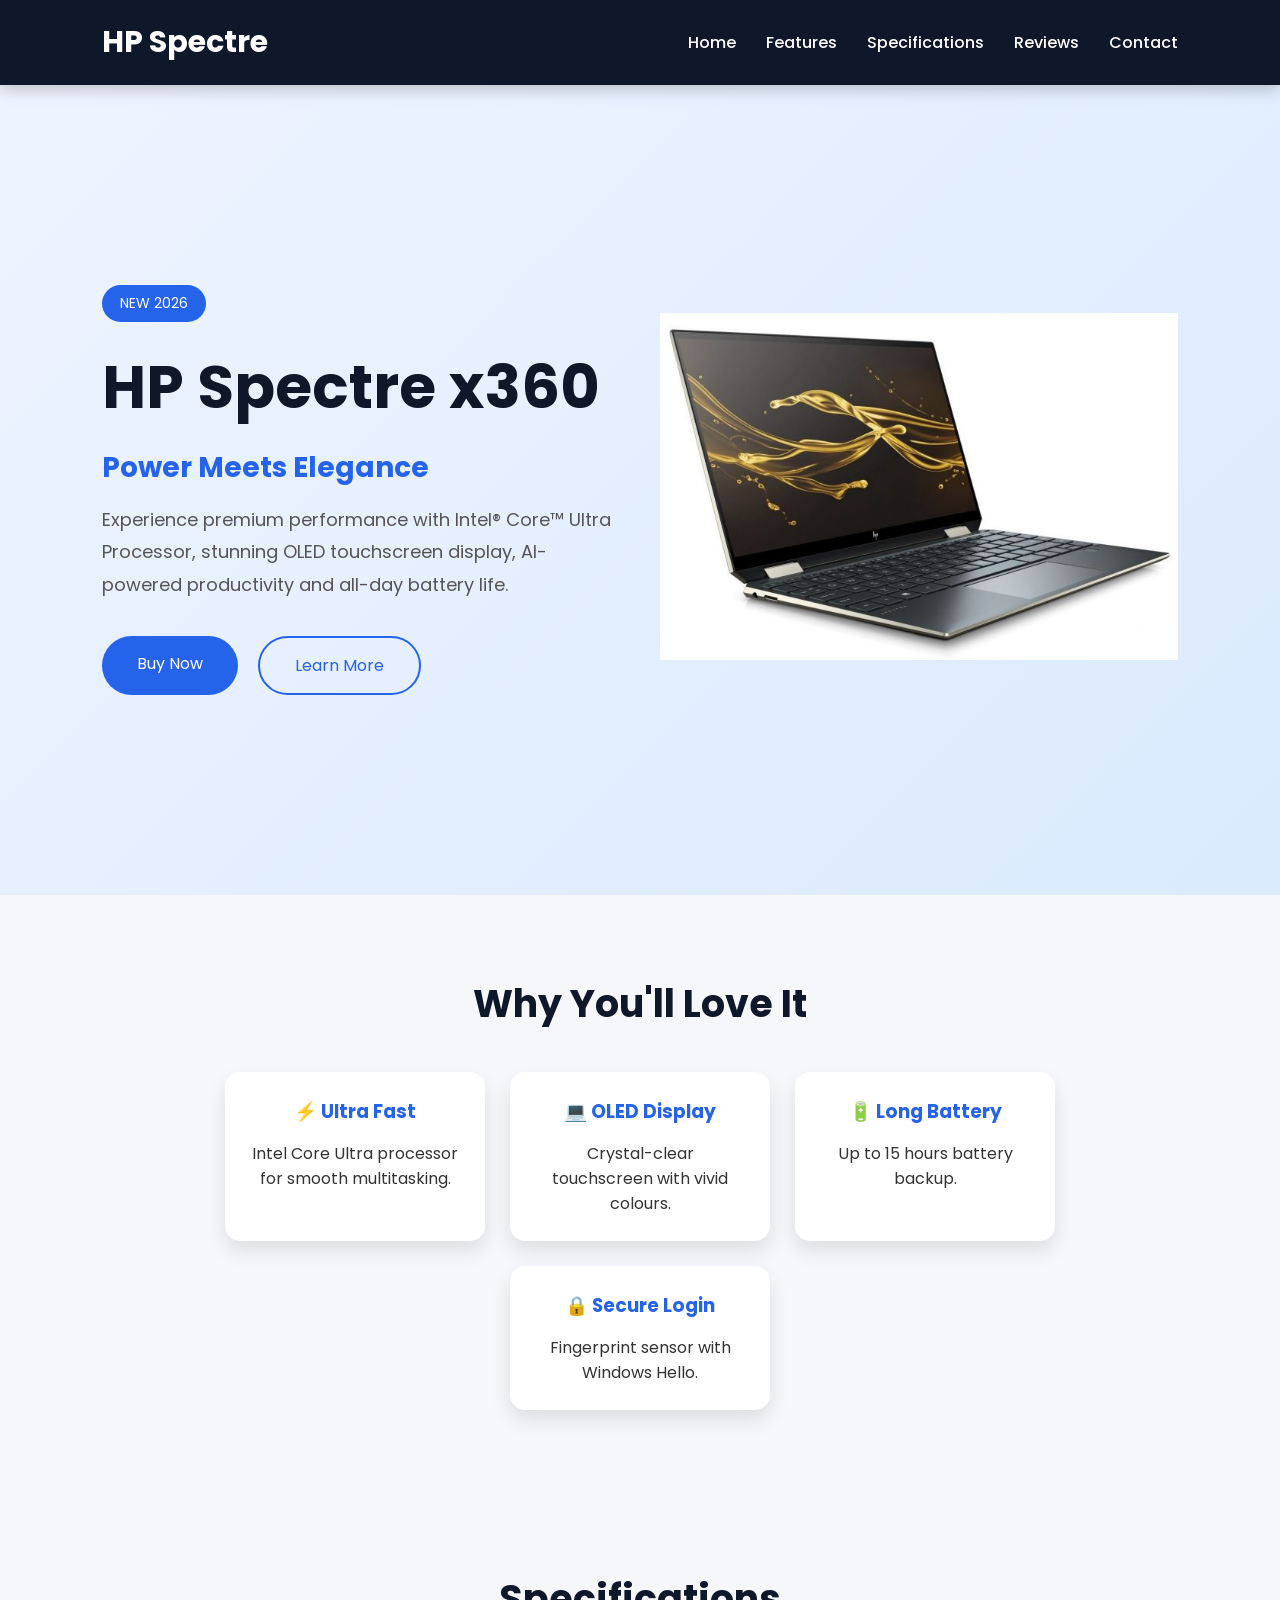
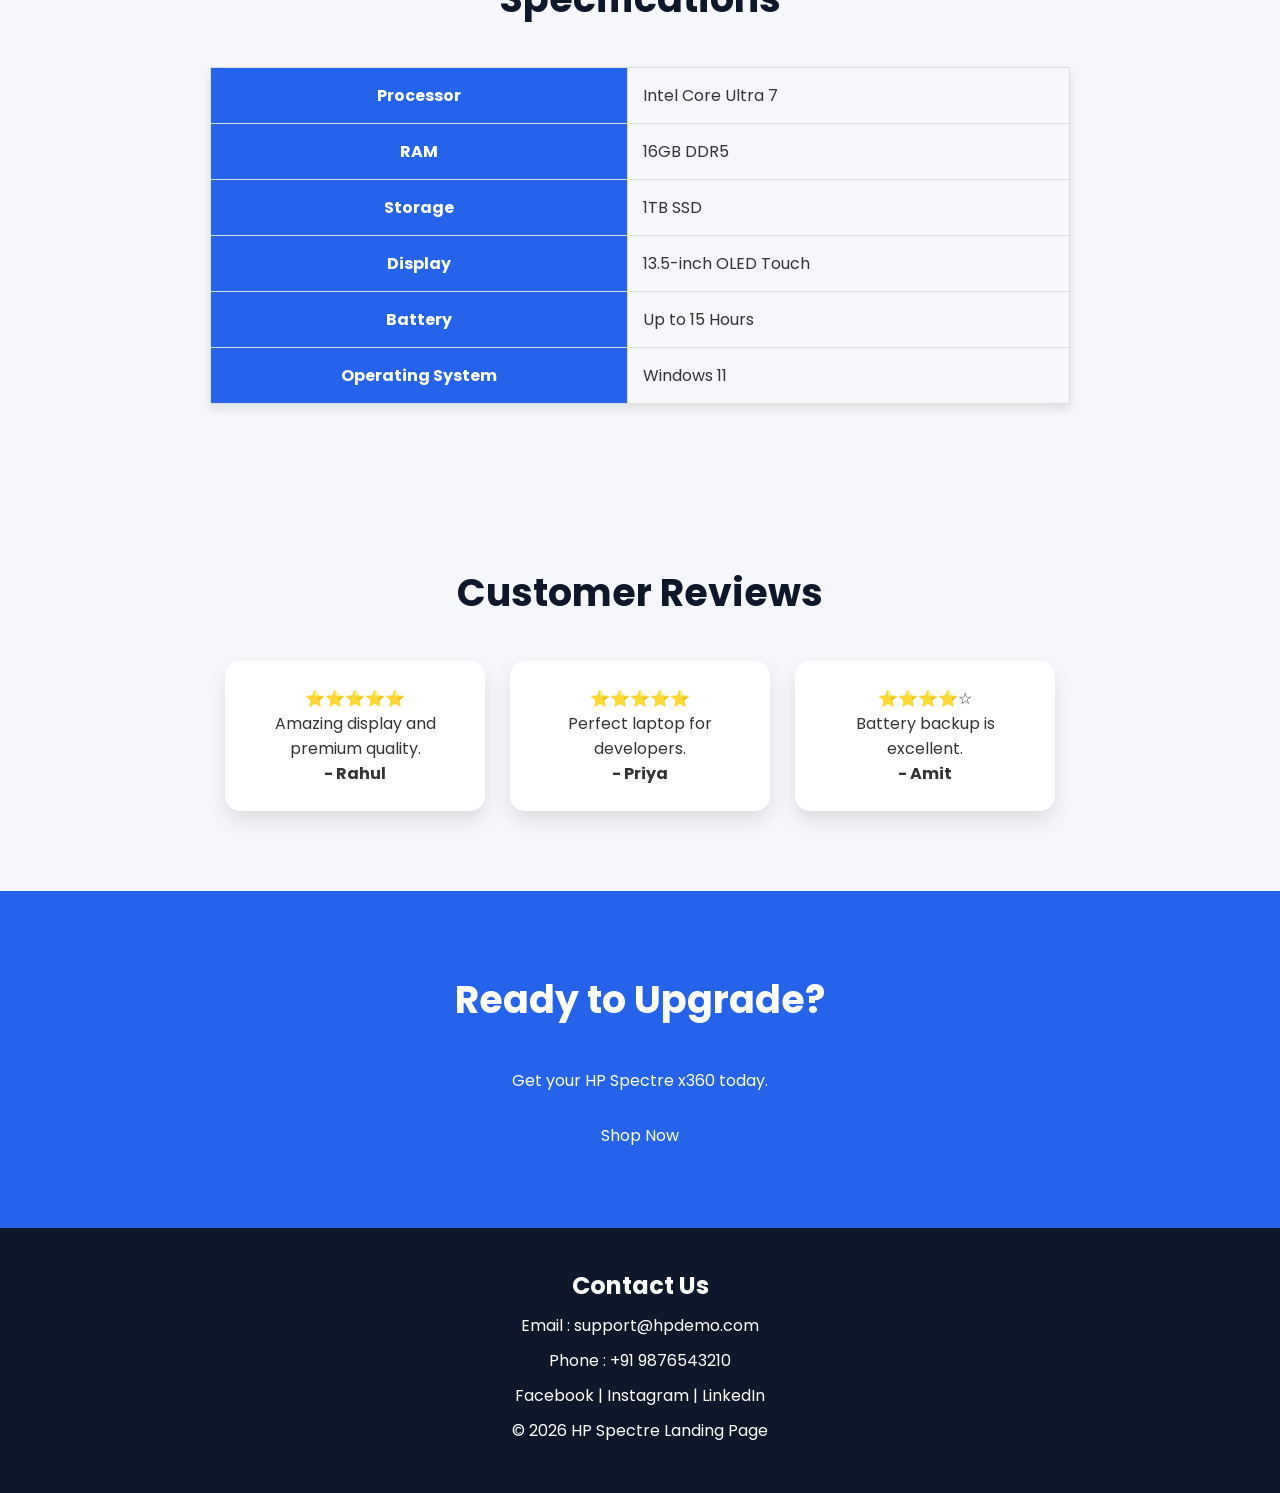
<file: index.html>
<!DOCTYPE html>
<html lang="en">
<head>
<meta charset="UTF-8">
<meta name="viewport" content="width=device-width, initial-scale=1.0">

<title>HP Spectre x360</title>

<link rel="stylesheet" href="style.css">

<link href="https://fonts.googleapis.com/css2?family=Poppins:wght@300;400;500;600;700&display=swap" rel="stylesheet">

</head>

<body>

<header>

<nav class="navbar">

<div class="logo">HP Spectre</div>

<ul>

<li><a href="#home">Home</a></li>

<li><a href="#features">Features</a></li>

<li><a href="#specs">Specifications</a></li>

<li><a href="#reviews">Reviews</a></li>

<li><a href="#contact">Contact</a></li>

</ul>

</nav>

</header>

<!-- Hero -->

<section class="hero" id="home">

<div class="hero-text">

<span class="new">NEW 2026</span>

<h1>HP Spectre x360</h1>

<h3>Power Meets Elegance</h3>

<p>

Experience premium performance with Intel® Core™ Ultra Processor,
stunning OLED touchscreen display,
AI-powered productivity and all-day battery life.

</p>

<div class="buttons">

<a href="#" class="btn">Buy Now</a>

<a href="#" class="btn2">Learn More</a>

</div>

</div>

<div class="hero-image">

<img src="hp_spectrex360.jpg" alt="HP Laptop">

</div>

</section>

<!-- Features -->

<section class="features" id="features">

<h2>Why You'll Love It</h2>

<div class="card-container">

<div class="card">

<h3>⚡ Ultra Fast</h3>

<p>

Intel Core Ultra processor for smooth multitasking.

</p>

</div>

<div class="card">

<h3>💻 OLED Display</h3>

<p>

Crystal-clear touchscreen with vivid colours.

</p>

</div>

<div class="card">

<h3>🔋 Long Battery</h3>

<p>

Up to 15 hours battery backup.

</p>

</div>

<div class="card">

<h3>🔒 Secure Login</h3>

<p>

Fingerprint sensor with Windows Hello.

</p>

</div>

</div>

</section>

<!-- Specifications -->

<section class="specs" id="specs">

<h2>Specifications</h2>

<table>

<tr>

<th>Processor</th>

<td>Intel Core Ultra 7</td>

</tr>

<tr>

<th>RAM</th>

<td>16GB DDR5</td>

</tr>

<tr>

<th>Storage</th>

<td>1TB SSD</td>

</tr>

<tr>

<th>Display</th>

<td>13.5-inch OLED Touch</td>

</tr>

<tr>

<th>Battery</th>

<td>Up to 15 Hours</td>

</tr>

<tr>

<th>Operating System</th>

<td>Windows 11</td>

</tr>

</table>

</section>

<!-- Reviews -->

<section class="reviews" id="reviews">

<h2>Customer Reviews</h2>

<div class="card-container">

<div class="card">

⭐⭐⭐⭐⭐

<p>

Amazing display and premium quality.

</p>

<h4>- Rahul</h4>

</div>

<div class="card">

⭐⭐⭐⭐⭐

<p>

Perfect laptop for developers.

</p>

<h4>- Priya</h4>

</div>

<div class="card">

⭐⭐⭐⭐☆

<p>

Battery backup is excellent.

</p>

<h4>- Amit</h4>

</div>

</div>

</section>

<!-- CTA -->

<section class="cta">

<h2>Ready to Upgrade?</h2>

<p>

Get your HP Spectre x360 today.

</p>

<a href="#" class="btn">Shop Now</a>

</section>

<!-- Footer -->

<footer id="contact">

<h2>Contact Us</h2>

<p>Email : support@hpdemo.com</p>

<p>Phone : +91 9876543210</p>

<p>Facebook | Instagram | LinkedIn</p>

<p>© 2026 HP Spectre Landing Page</p>

</footer>

</body>

</html>
</file>
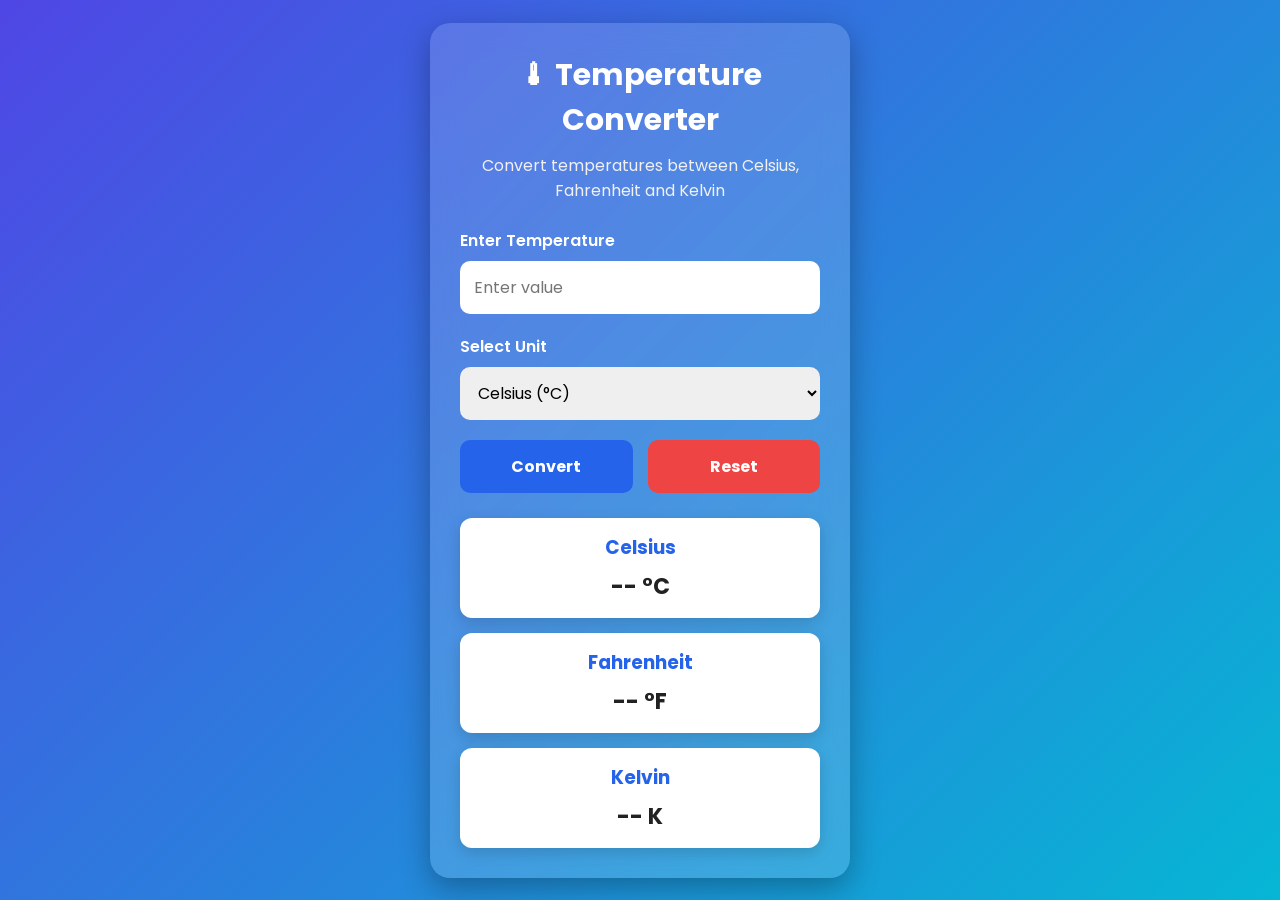
<file: WebDev-L1-TemperatureConverterWebsite/index.html>
<!DOCTYPE html>
<html lang="en">

<head>
    <meta charset="UTF-8">
    <meta name="viewport" content="width=device-width, initial-scale=1.0">
    <title>Temperature Converter</title>

    <link rel="stylesheet" href="style.css">

    <link href="https://fonts.googleapis.com/css2?family=Poppins:wght@300;400;500;600;700&display=swap"
        rel="stylesheet">
</head>

<body>

    <div class="container">

        <div class="card">

            <h1>🌡 Temperature Converter</h1>

            <p class="subtitle">
                Convert temperatures between Celsius, Fahrenheit and Kelvin
            </p>

            <div class="input-group">

                <label>Enter Temperature</label>

                <input type="number" id="temperature" placeholder="Enter value">

            </div>

            <div class="input-group">

                <label>Select Unit</label>

                <select id="unit">

                    <option value="celsius">Celsius (°C)</option>

                    <option value="fahrenheit">Fahrenheit (°F)</option>

                    <option value="kelvin">Kelvin (K)</option>

                </select>

            </div>

            <div class="buttons">

                <button onclick="convertTemperature()">
                    Convert
                </button>

                <button class="reset" onclick="resetFields()">
                    Reset
                </button>

            </div>

            <p id="error"></p>

            <div class="results">

                <div class="box">
                    <h3>Celsius</h3>
                    <p id="celsius">-- °C</p>
                </div>

                <div class="box">
                    <h3>Fahrenheit</h3>
                    <p id="fahrenheit">-- °F</p>
                </div>

                <div class="box">
                    <h3>Kelvin</h3>
                    <p id="kelvin">-- K</p>
                </div>

            </div>

        </div>

    </div>

    <script src="script.js"></script>

</body>

</html>
</file>
<file: style.css>
*{
    margin:0;
    padding:0;
    box-sizing:border-box;
    font-family:'Poppins',sans-serif;
}

html{
    scroll-behavior:smooth;
}

body{
    background:#f5f7fa;
    color:#333;
}

/* Navigation */

.navbar{
    display:flex;
    justify-content:space-between;
    align-items:center;
    padding:20px 8%;
    background:#0f172a;
    position:sticky;
    top:0;
    z-index:1000;
    box-shadow:0 5px 15px rgba(0,0,0,.2);
}

.logo{
    color:#fff;
    font-size:30px;
    font-weight:700;
}

.navbar ul{
    display:flex;
    list-style:none;
}

.navbar ul li{
    margin-left:30px;
}

.navbar ul li a{
    text-decoration:none;
    color:white;
    font-weight:500;
    transition:.3s;
}

.navbar ul li a:hover{
    color:#38bdf8;
}

/* Hero */

.hero{
    display:flex;
    justify-content:space-between;
    align-items:center;
    padding:80px 8%;
    min-height:90vh;
    background:linear-gradient(135deg,#eef4ff,#dbeafe);
    gap:40px;
}

.hero-text{
    flex:1;
}

.new{
    display:inline-block;
    background:#2563eb;
    color:white;
    padding:8px 18px;
    border-radius:30px;
    margin-bottom:20px;
    font-size:14px;
}

.hero h1{
    font-size:60px;
    color:#0f172a;
}

.hero h3{
    color:#2563eb;
    margin:15px 0;
    font-size:28px;
}

.hero p{
    font-size:18px;
    line-height:1.8;
    margin-bottom:35px;
    color:#555;
}

.buttons{
    display:flex;
    gap:20px;
}

.btn{
    background:#2563eb;
    color:white;
    text-decoration:none;
    padding:15px 35px;
    border-radius:30px;
    transition:.3s;
}

.btn:hover{
    background:#1d4ed8;
    transform:translateY(-3px);
}

.btn2{
    border:2px solid #2563eb;
    color:#2563eb;
    text-decoration:none;
    padding:15px 35px;
    border-radius:30px;
    transition:.3s;
}

.btn2:hover{
    background:#2563eb;
    color:white;
}

.hero-image{
    flex:1;
    text-align:center;
}

.hero-image img{
    width:550px;
    max-width:100%;
    transition:.4s;
}

.hero-image img:hover{
    transform:scale(1.05);
}

/* Sections */

section{
    padding:80px 8%;
}

section h2{
    text-align:center;
    font-size:38px;
    margin-bottom:40px;
    color:#0f172a;
}

/* Cards */

.card-container{
    display:flex;
    justify-content:center;
    gap:25px;
    flex-wrap:wrap;
}

.card{
    background:white;
    width:260px;
    padding:25px;
    border-radius:15px;
    text-align:center;
    box-shadow:0 10px 20px rgba(0,0,0,.1);
    transition:.3s;
}

.card:hover{
    transform:translateY(-10px);
}

.card h3{
    color:#2563eb;
    margin-bottom:15px;
}

/* Table */

table{
    width:80%;
    margin:auto;
    border-collapse:collapse;
    box-shadow:0 5px 10px rgba(0,0,0,.1);
}

th,td{
    border:1px solid #ddd;
    padding:15px;
}

th{
    background:#2563eb;
    color:white;
}

/* CTA */

.cta{
    background:#2563eb;
    color:white;
    text-align:center;
}

.cta h2{
    color:white;
}

.cta p{
    margin:20px 0 30px;
}

/* Footer */

footer{
    background:#0f172a;
    color:white;
    text-align:center;
    padding:40px;
}

footer p{
    margin:10px 0;
}

/* Responsive */

@media(max-width:768px){

.navbar{
    flex-direction:column;
}

.navbar ul{
    flex-direction:column;
    margin-top:15px;
}

.navbar ul li{
    margin:10px 0;
}

.hero{
    flex-direction:column-reverse;
    text-align:center;
    background: transparent;
}

.hero h1{
    font-size:42px;
}

.hero h3{
    font-size:22px;
}

.hero-image img{
    width:320px;
    
}

.buttons{
    justify-content:center;
    flex-wrap:wrap;
}

table{
    width:100%;
}

}
</file>
<file: WebDev-L1-TemperatureConverterWebsite/style.css>
*{
    margin:0;
    padding:0;
    box-sizing:border-box;
    font-family:'Poppins',sans-serif;
}

body{
    min-height:100vh;
    display:flex;
    justify-content:center;
    align-items:center;
    background:linear-gradient(135deg,#4f46e5,#06b6d4);
    padding:20px;
}

.container{
    width:100%;
    display:flex;
    justify-content:center;
    align-items:center;
}

.card{
    width:420px;
    background:rgba(255,255,255,0.15);
    backdrop-filter:blur(15px);
    border-radius:20px;
    padding:30px;
    box-shadow:0 10px 30px rgba(0,0,0,.3);
    color:#fff;
}

h1{
    text-align:center;
    margin-bottom:10px;
    font-size:30px;
}

.subtitle{
    text-align:center;
    margin-bottom:25px;
    color:#f1f1f1;
}

.input-group{
    margin-bottom:20px;
}

label{
    display:block;
    margin-bottom:8px;
    font-weight:600;
}

input,
select{
    width:100%;
    padding:14px;
    border:none;
    border-radius:10px;
    outline:none;
    font-size:16px;
}

.buttons{
    display:flex;
    gap:15px;
    margin-top:20px;
}

button{
    flex:1;
    padding:14px;
    border:none;
    border-radius:10px;
    font-size:16px;
    font-weight:bold;
    cursor:pointer;
    background:#2563eb;
    color:white;
    transition:.3s;
}

button:hover{
    transform:translateY(-3px);
}

.reset{
    background:#ef4444;
}

#error{
    margin-top:15px;
    text-align:center;
    color:#ffe600;
    font-weight:bold;
}

.results{
    margin-top:25px;
    display:grid;
    gap:15px;
}

.box{
    background:#fff;
    color:#222;
    padding:15px;
    border-radius:12px;
    text-align:center;
    box-shadow:0 5px 15px rgba(0,0,0,.15);
}

.box h3{
    color:#2563eb;
    margin-bottom:8px;
}

.box p{
    font-size:22px;
    font-weight:bold;
}

@media(max-width:500px){
    .card{
        width:100%;
        padding:20px;
    }

    h1{
        font-size:24px;
    }
}
</file>
